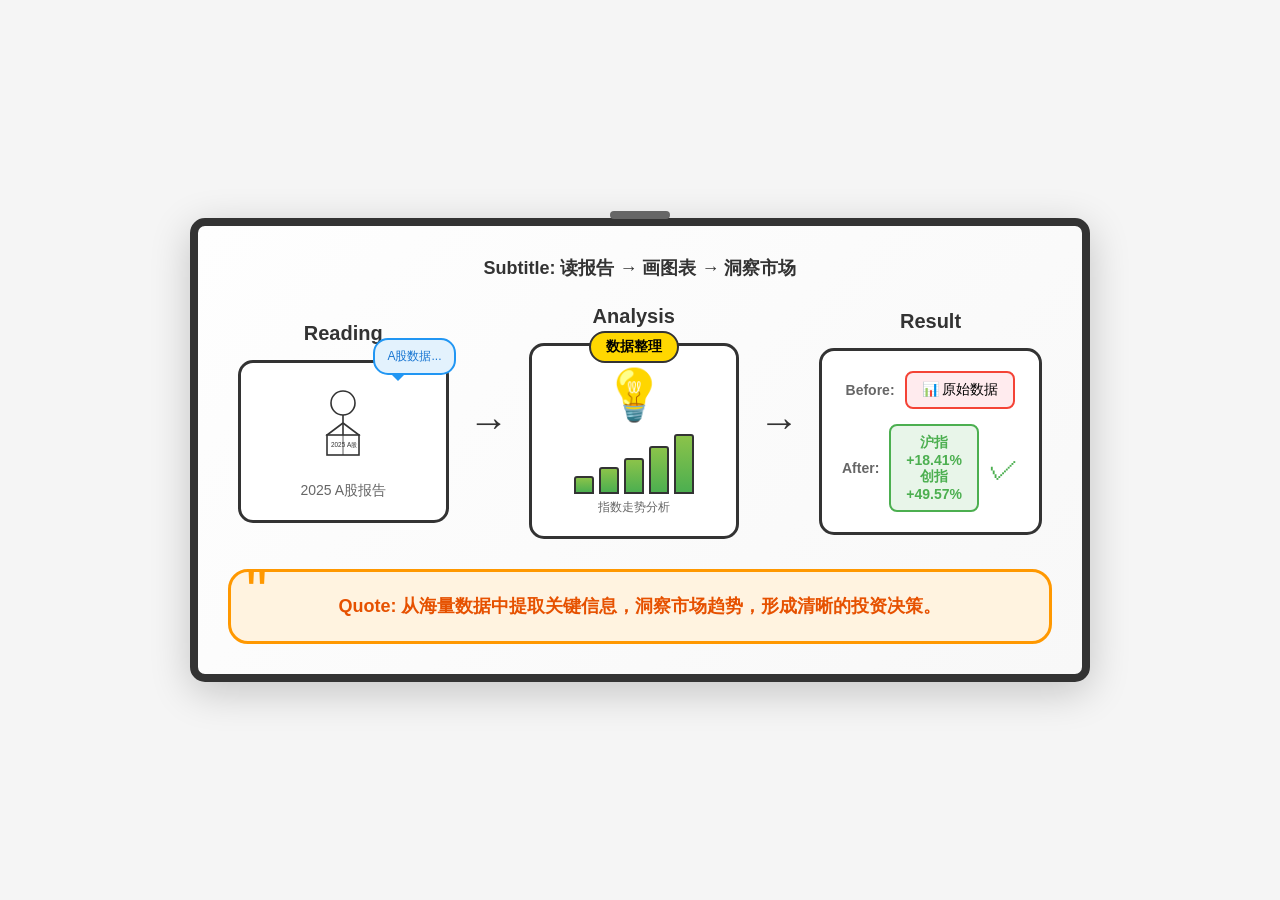
<file: A股分析白板图.html>
<!DOCTYPE html>
<html lang="zh-CN">
<head>
    <meta charset="UTF-8">
    <meta name="viewport" content="width=device-width, initial-scale=1.0">
    <title>2025年A股分析白板图</title>
    <style>
        * {
            margin: 0;
            padding: 0;
            box-sizing: border-box;
        }
        
        body {
            font-family: 'Comic Sans MS', 'Chalkboard SE', 'Marker Felt', sans-serif;
            background: #f5f5f5;
            display: flex;
            justify-content: center;
            align-items: center;
            min-height: 100vh;
            padding: 20px;
        }
        
        .whiteboard {
            width: 900px;
            background: linear-gradient(135deg, #fefefe 0%, #f8f8f8 100%);
            border: 8px solid #333;
            border-radius: 15px;
            padding: 30px;
            box-shadow: 0 10px 40px rgba(0,0,0,0.2);
            position: relative;
        }
        
        .whiteboard::before {
            content: '';
            position: absolute;
            top: -15px;
            left: 50%;
            transform: translateX(-50%);
            width: 60px;
            height: 8px;
            background: #666;
            border-radius: 4px;
        }
        
        .subtitle {
            text-align: center;
            font-size: 18px;
            color: #333;
            margin-bottom: 25px;
            font-weight: bold;
        }
        
        .flow-container {
            display: flex;
            justify-content: space-between;
            align-items: center;
            margin-bottom: 30px;
        }
        
        .section {
            flex: 1;
            text-align: center;
            position: relative;
        }
        
        .section-title {
            font-size: 20px;
            font-weight: bold;
            color: #333;
            margin-bottom: 15px;
        }
        
        /* Reading Section */
        .reading-box {
            background: #fff;
            border: 3px solid #333;
            border-radius: 15px;
            padding: 20px;
            margin: 0 10px;
            position: relative;
        }
        
        .person-reading {
            width: 80px;
            height: 80px;
            margin: 0 auto 10px;
        }
        
        .thought-bubble {
            position: absolute;
            top: -25px;
            right: -10px;
            background: #e3f2fd;
            border: 2px solid #2196F3;
            border-radius: 15px;
            padding: 8px 12px;
            font-size: 12px;
            color: #1976D2;
        }
        
        .thought-bubble::after {
            content: '';
            position: absolute;
            bottom: -8px;
            left: 15px;
            width: 0;
            height: 0;
            border-left: 8px solid transparent;
            border-right: 8px solid transparent;
            border-top: 8px solid #2196F3;
        }
        
        /* Arrow */
        .arrow {
            font-size: 40px;
            color: #333;
            margin: 0 10px;
        }
        
        /* Processing Section */
        .processing-box {
            background: #fff;
            border: 3px solid #333;
            border-radius: 15px;
            padding: 20px;
            margin: 0 10px;
            position: relative;
        }
        
        .lightbulb {
            font-size: 50px;
            margin-bottom: 10px;
        }
        
        .time-label {
            position: absolute;
            top: -15px;
            left: 50%;
            transform: translateX(-50%);
            background: #FFD700;
            padding: 5px 15px;
            border-radius: 20px;
            font-size: 14px;
            font-weight: bold;
            border: 2px solid #333;
        }
        
        .chart-simple {
            display: flex;
            justify-content: center;
            align-items: flex-end;
            height: 60px;
            gap: 5px;
            margin-top: 10px;
        }
        
        .bar {
            width: 20px;
            background: linear-gradient(to top, #4CAF50, #8BC34A);
            border-radius: 3px 3px 0 0;
            border: 2px solid #333;
        }
        
        .bar:nth-child(1) { height: 30%; }
        .bar:nth-child(2) { height: 45%; }
        .bar:nth-child(3) { height: 60%; }
        .bar:nth-child(4) { height: 80%; }
        .bar:nth-child(5) { height: 100%; }
        
        .chart-label {
            font-size: 12px;
            color: #666;
            margin-top: 5px;
        }
        
        /* Result Section */
        .result-box {
            background: #fff;
            border: 3px solid #333;
            border-radius: 15px;
            padding: 20px;
            margin: 0 10px;
        }
        
        .before-after {
            display: flex;
            flex-direction: column;
            gap: 15px;
        }
        
        .comparison {
            display: flex;
            align-items: center;
            justify-content: center;
            gap: 10px;
        }
        
        .label {
            font-size: 14px;
            font-weight: bold;
            color: #666;
        }
        
        .data-box {
            background: #e8f5e9;
            border: 2px solid #4CAF50;
            border-radius: 8px;
            padding: 8px 15px;
            font-size: 14px;
        }
        
        .data-box.before {
            background: #ffebee;
            border-color: #f44336;
        }
        
        .checkmark {
            font-size: 30px;
            color: #4CAF50;
        }
        
        /* Quote Section */
        .quote-box {
            background: #fff3e0;
            border: 3px solid #FF9800;
            border-radius: 20px;
            padding: 20px 30px;
            text-align: center;
            margin-top: 20px;
            position: relative;
        }
        
        .quote-box::before {
            content: '"';
            font-size: 60px;
            color: #FF9800;
            position: absolute;
            top: -10px;
            left: 15px;
            line-height: 1;
        }
        
        .quote-text {
            font-size: 18px;
            color: #E65100;
            font-weight: bold;
            line-height: 1.6;
        }
        
        /* Icons styling */
        .icon-text {
            font-size: 14px;
            color: #666;
            margin-top: 5px;
        }
        
        .highlight {
            color: #2196F3;
            font-weight: bold;
        }
        
        .highlight-red {
            color: #f44336;
            font-weight: bold;
        }
        
        .highlight-green {
            color: #4CAF50;
            font-weight: bold;
        }
    </style>
</head>
<body>
    <div class="whiteboard">
        <div class="subtitle">Subtitle: 读报告 → 画图表 → 洞察市场</div>
        
        <div class="flow-container">
            <!-- Reading Section -->
            <div class="section">
                <div class="section-title">Reading</div>
                <div class="reading-box">
                    <div class="thought-bubble">A股数据...</div>
                    <svg class="person-reading" viewBox="0 0 100 100">
                        <!-- Head -->
                        <circle cx="50" cy="25" r="15" fill="none" stroke="#333" stroke-width="2"/>
                        <!-- Body -->
                        <path d="M50 40 L50 70" stroke="#333" stroke-width="2" fill="none"/>
                        <!-- Arms holding book -->
                        <path d="M50 50 L30 65 L45 70" stroke="#333" stroke-width="2" fill="none"/>
                        <path d="M50 50 L70 65 L55 70" stroke="#333" stroke-width="2" fill="none"/>
                        <!-- Book -->
                        <rect x="30" y="65" width="40" height="25" fill="#fff" stroke="#333" stroke-width="2"/>
                        <line x1="50" y1="65" x2="50" y2="90" stroke="#333" stroke-width="1"/>
                        <text x="35" y="80" font-size="8" fill="#333">2025</text>
                        <text x="55" y="80" font-size="8" fill="#333">A股</text>
                    </svg>
                    <div class="icon-text">2025 A股报告</div>
                </div>
            </div>
            
            <!-- Arrow -->
            <div class="arrow">→</div>
            
            <!-- Processing Section -->
            <div class="section">
                <div class="section-title">Analysis</div>
                <div class="processing-box">
                    <div class="time-label">数据整理</div>
                    <div class="lightbulb">💡</div>
                    <div class="chart-simple">
                        <div class="bar"></div>
                        <div class="bar"></div>
                        <div class="bar"></div>
                        <div class="bar"></div>
                        <div class="bar"></div>
                    </div>
                    <div class="chart-label">指数走势分析</div>
                </div>
            </div>
            
            <!-- Arrow -->
            <div class="arrow">→</div>
            
            <!-- Result Section -->
            <div class="section">
                <div class="section-title">Result</div>
                <div class="result-box">
                    <div class="before-after">
                        <div class="comparison">
                            <span class="label">Before:</span>
                            <div class="data-box before">📊 原始数据</div>
                        </div>
                        <div class="comparison">
                            <span class="label">After:</span>
                            <div class="data-box">
                                <span class="highlight-green">沪指 +18.41%</span><br>
                                <span class="highlight-green">创指 +49.57%</span>
                            </div>
                            <span class="checkmark">✓</span>
                        </div>
                    </div>
                </div>
            </div>
        </div>
        
        <div class="quote-box">
            <div class="quote-text">Quote: 从海量数据中提取关键信息，洞察市场趋势，形成清晰的投资决策。</div>
        </div>
    </div>
</body>
</html>
</file>
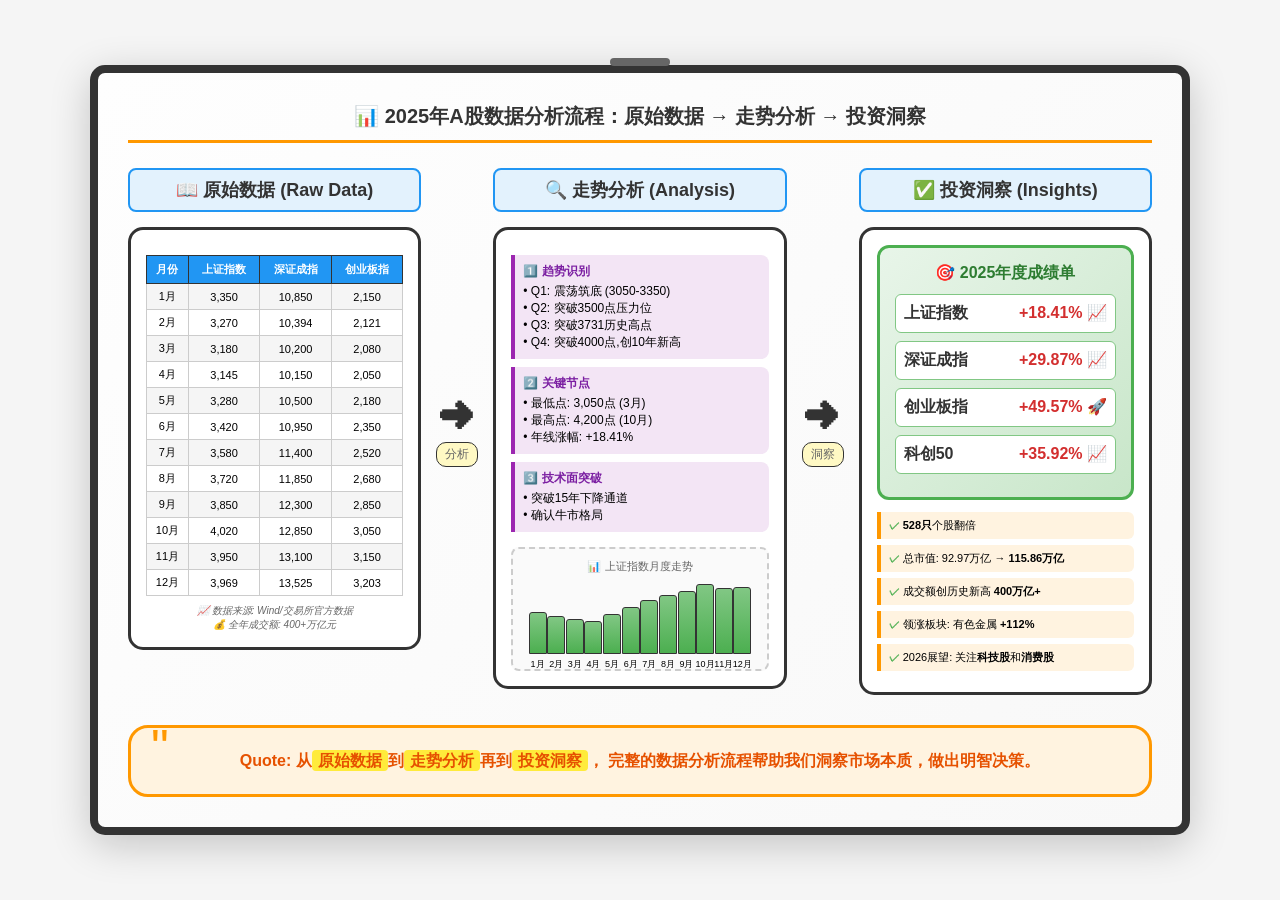
<file: A股完整分析白板图.html>
<!DOCTYPE html>
<html lang="zh-CN">
<head>
    <meta charset="UTF-8">
    <meta name="viewport" content="width=device-width, initial-scale=1.0">
    <title>2025年A股完整数据分析白板图</title>
    <style>
        * {
            margin: 0;
            padding: 0;
            box-sizing: border-box;
        }
        
        body {
            font-family: 'Comic Sans MS', 'Chalkboard SE', 'Marker Felt', sans-serif;
            background: #f5f5f5;
            display: flex;
            justify-content: center;
            align-items: center;
            min-height: 100vh;
            padding: 20px;
        }
        
        .whiteboard {
            width: 1100px;
            background: linear-gradient(135deg, #fefefe 0%, #f8f8f8 100%);
            border: 8px solid #333;
            border-radius: 15px;
            padding: 30px;
            box-shadow: 0 10px 40px rgba(0,0,0,0.2);
            position: relative;
        }
        
        .whiteboard::before {
            content: '';
            position: absolute;
            top: -15px;
            left: 50%;
            transform: translateX(-50%);
            width: 60px;
            height: 8px;
            background: #666;
            border-radius: 4px;
        }
        
        .subtitle {
            text-align: center;
            font-size: 20px;
            color: #333;
            margin-bottom: 25px;
            font-weight: bold;
            border-bottom: 3px solid #FF9800;
            padding-bottom: 10px;
        }
        
        .flow-container {
            display: flex;
            justify-content: space-between;
            align-items: stretch;
            margin-bottom: 30px;
            gap: 15px;
        }
        
        .section {
            flex: 1;
            text-align: center;
            position: relative;
        }
        
        .section-title {
            font-size: 18px;
            font-weight: bold;
            color: #333;
            margin-bottom: 15px;
            background: #e3f2fd;
            padding: 8px;
            border-radius: 8px;
            border: 2px solid #2196F3;
        }
        
        /* Reading Section - 原始数据 */
        .reading-box {
            background: #fff;
            border: 3px solid #333;
            border-radius: 15px;
            padding: 15px;
            position: relative;
            min-height: 320px;
        }
        
        .data-table {
            width: 100%;
            font-size: 11px;
            border-collapse: collapse;
            margin-top: 10px;
        }
        
        .data-table th {
            background: #2196F3;
            color: white;
            padding: 6px 4px;
            border: 1px solid #333;
        }
        
        .data-table td {
            padding: 5px 3px;
            border: 1px solid #ccc;
            text-align: center;
        }
        
        .data-table tr:nth-child(even) {
            background: #f5f5f5;
        }
        
        .data-source {
            font-size: 10px;
            color: #666;
            margin-top: 8px;
            font-style: italic;
        }
        
        /* Arrow */
        .arrow-container {
            display: flex;
            align-items: center;
            justify-content: center;
            flex-direction: column;
        }
        
        .arrow {
            font-size: 35px;
            color: #333;
        }
        
        .arrow-text {
            font-size: 12px;
            color: #666;
            background: #fff9c4;
            padding: 3px 8px;
            border-radius: 10px;
            margin-top: 5px;
            border: 1px solid #333;
        }
        
        /* Processing Section - 分析过程 */
        .processing-box {
            background: #fff;
            border: 3px solid #333;
            border-radius: 15px;
            padding: 15px;
            position: relative;
            min-height: 320px;
        }
        
        .analysis-steps {
            text-align: left;
            font-size: 12px;
            margin-top: 10px;
        }
        
        .step {
            background: #f3e5f5;
            border-left: 4px solid #9c27b0;
            padding: 8px;
            margin-bottom: 8px;
            border-radius: 0 8px 8px 0;
        }
        
        .step-title {
            font-weight: bold;
            color: #7b1fa2;
            margin-bottom: 3px;
        }
        
        .chart-container {
            margin-top: 15px;
            padding: 10px;
            background: #fafafa;
            border-radius: 8px;
            border: 2px dashed #ccc;
        }
        
        .mini-chart {
            display: flex;
            justify-content: space-around;
            align-items: flex-end;
            height: 80px;
            padding: 5px;
        }
        
        .month-bar {
            width: 18px;
            background: linear-gradient(to top, #4CAF50, #81C784);
            border-radius: 3px 3px 0 0;
            border: 1px solid #333;
            position: relative;
            transition: all 0.3s;
        }
        
        .month-bar:hover {
            background: linear-gradient(to top, #2E7D32, #4CAF50);
        }
        
        .month-label {
            position: absolute;
            bottom: -18px;
            left: 50%;
            transform: translateX(-50%);
            font-size: 9px;
            white-space: nowrap;
        }
        
        /* Result Section - 最终结果 */
        .result-box {
            background: #fff;
            border: 3px solid #333;
            border-radius: 15px;
            padding: 15px;
            min-height: 320px;
        }
        
        .result-highlight {
            background: linear-gradient(135deg, #e8f5e9, #c8e6c9);
            border: 3px solid #4CAF50;
            border-radius: 12px;
            padding: 15px;
            margin-bottom: 12px;
        }
        
        .result-title {
            font-size: 16px;
            font-weight: bold;
            color: #2e7d32;
            margin-bottom: 10px;
            text-align: center;
        }
        
        .index-result {
            display: flex;
            justify-content: space-between;
            margin-bottom: 8px;
            padding: 8px;
            background: white;
            border-radius: 6px;
            border: 1px solid #81c784;
        }
        
        .index-name {
            font-weight: bold;
            color: #333;
        }
        
        .index-value {
            color: #d32f2f;
            font-weight: bold;
        }
        
        .key-insights {
            text-align: left;
            font-size: 11px;
            margin-top: 10px;
        }
        
        .insight-item {
            background: #fff3e0;
            border-left: 4px solid #FF9800;
            padding: 6px 8px;
            margin-bottom: 6px;
            border-radius: 0 6px 6px 0;
        }
        
        .checkmark {
            color: #4CAF50;
            font-weight: bold;
        }
        
        /* Quote Section */
        .quote-box {
            background: #fff3e0;
            border: 3px solid #FF9800;
            border-radius: 20px;
            padding: 20px 30px;
            text-align: center;
            margin-top: 20px;
            position: relative;
        }
        
        .quote-box::before {
            content: '"';
            font-size: 50px;
            color: #FF9800;
            position: absolute;
            top: -5px;
            left: 20px;
            line-height: 1;
        }
        
        .quote-text {
            font-size: 16px;
            color: #E65100;
            font-weight: bold;
            line-height: 1.6;
        }
        
        .highlight {
            background: #ffeb3b;
            padding: 2px 6px;
            border-radius: 4px;
        }
    </style>
</head>
<body>
    <div class="whiteboard">
        <div class="subtitle">📊 2025年A股数据分析流程：原始数据 → 走势分析 → 投资洞察</div>
        
        <div class="flow-container">
            <!-- Reading Section - 原始数据 -->
            <div class="section">
                <div class="section-title">📖 原始数据 (Raw Data)</div>
                <div class="reading-box">
                    <table class="data-table">
                        <tr>
                            <th>月份</th>
                            <th>上证指数</th>
                            <th>深证成指</th>
                            <th>创业板指</th>
                        </tr>
                        <tr><td>1月</td><td>3,350</td><td>10,850</td><td>2,150</td></tr>
                        <tr><td>2月</td><td>3,270</td><td>10,394</td><td>2,121</td></tr>
                        <tr><td>3月</td><td>3,180</td><td>10,200</td><td>2,080</td></tr>
                        <tr><td>4月</td><td>3,145</td><td>10,150</td><td>2,050</td></tr>
                        <tr><td>5月</td><td>3,280</td><td>10,500</td><td>2,180</td></tr>
                        <tr><td>6月</td><td>3,420</td><td>10,950</td><td>2,350</td></tr>
                        <tr><td>7月</td><td>3,580</td><td>11,400</td><td>2,520</td></tr>
                        <tr><td>8月</td><td>3,720</td><td>11,850</td><td>2,680</td></tr>
                        <tr><td>9月</td><td>3,850</td><td>12,300</td><td>2,850</td></tr>
                        <tr><td>10月</td><td>4,020</td><td>12,850</td><td>3,050</td></tr>
                        <tr><td>11月</td><td>3,950</td><td>13,100</td><td>3,150</td></tr>
                        <tr><td>12月</td><td>3,969</td><td>13,525</td><td>3,203</td></tr>
                    </table>
                    <div class="data-source">
                        📈 数据来源: Wind/交易所官方数据<br>
                        💰 全年成交额: 400+万亿元
                    </div>
                </div>
            </div>
            
            <!-- Arrow -->
            <div class="arrow-container">
                <div class="arrow">➜</div>
                <div class="arrow-text">分析</div>
            </div>
            
            <!-- Processing Section - 分析过程 -->
            <div class="section">
                <div class="section-title">🔍 走势分析 (Analysis)</div>
                <div class="processing-box">
                    <div class="analysis-steps">
                        <div class="step">
                            <div class="step-title">1️⃣ 趋势识别</div>
                            <div>• Q1: 震荡筑底 (3050-3350)</div>
                            <div>• Q2: 突破3500点压力位</div>
                            <div>• Q3: 突破3731历史高点</div>
                            <div>• Q4: 突破4000点,创10年新高</div>
                        </div>
                        <div class="step">
                            <div class="step-title">2️⃣ 关键节点</div>
                            <div>• 最低点: 3,050点 (3月)</div>
                            <div>• 最高点: 4,200点 (10月)</div>
                            <div>• 年线涨幅: +18.41%</div>
                        </div>
                        <div class="step">
                            <div class="step-title">3️⃣ 技术面突破</div>
                            <div>• 突破15年下降通道</div>
                            <div>• 确认牛市格局</div>
                        </div>
                    </div>
                    <div class="chart-container">
                        <div style="font-size: 11px; color: #666; margin-bottom: 5px;">📊 上证指数月度走势</div>
                        <div class="mini-chart">
                            <div class="month-bar" style="height: 60%;"><span class="month-label">1月</span></div>
                            <div class="month-bar" style="height: 55%;"><span class="month-label">2月</span></div>
                            <div class="month-bar" style="height: 50%;"><span class="month-label">3月</span></div>
                            <div class="month-bar" style="height: 48%;"><span class="month-label">4月</span></div>
                            <div class="month-bar" style="height: 58%;"><span class="month-label">5月</span></div>
                            <div class="month-bar" style="height: 68%;"><span class="month-label">6月</span></div>
                            <div class="month-bar" style="height: 78%;"><span class="month-label">7月</span></div>
                            <div class="month-bar" style="height: 85%;"><span class="month-label">8月</span></div>
                            <div class="month-bar" style="height: 90%;"><span class="month-label">9月</span></div>
                            <div class="month-bar" style="height: 100%;"><span class="month-label">10月</span></div>
                            <div class="month-bar" style="height: 95%;"><span class="month-label">11月</span></div>
                            <div class="month-bar" style="height: 96%;"><span class="month-label">12月</span></div>
                        </div>
                    </div>
                </div>
            </div>
            
            <!-- Arrow -->
            <div class="arrow-container">
                <div class="arrow">➜</div>
                <div class="arrow-text">洞察</div>
            </div>
            
            <!-- Result Section - 最终结果 -->
            <div class="section">
                <div class="section-title">✅ 投资洞察 (Insights)</div>
                <div class="result-box">
                    <div class="result-highlight">
                        <div class="result-title">🎯 2025年度成绩单</div>
                        <div class="index-result">
                            <span class="index-name">上证指数</span>
                            <span class="index-value">+18.41% 📈</span>
                        </div>
                        <div class="index-result">
                            <span class="index-name">深证成指</span>
                            <span class="index-value">+29.87% 📈</span>
                        </div>
                        <div class="index-result">
                            <span class="index-name">创业板指</span>
                            <span class="index-value">+49.57% 🚀</span>
                        </div>
                        <div class="index-result">
                            <span class="index-name">科创50</span>
                            <span class="index-value">+35.92% 📈</span>
                        </div>
                    </div>
                    
                    <div class="key-insights">
                        <div class="insight-item">
                            <span class="checkmark">✓</span> <strong>528只</strong>个股翻倍
                        </div>
                        <div class="insight-item">
                            <span class="checkmark">✓</span> 总市值: 92.97万亿 → <strong>115.86万亿</strong>
                        </div>
                        <div class="insight-item">
                            <span class="checkmark">✓</span> 成交额创历史新高 <strong>400万亿+</strong>
                        </div>
                        <div class="insight-item">
                            <span class="checkmark">✓</span> 领涨板块: 有色金属 <strong>+112%</strong>
                        </div>
                        <div class="insight-item">
                            <span class="checkmark">✓</span> 2026展望: 关注<strong>科技股</strong>和<strong>消费股</strong>
                        </div>
                    </div>
                </div>
            </div>
        </div>
        
        <div class="quote-box">
            <div class="quote-text">
                Quote: 从<span class="highlight">原始数据</span>到<span class="highlight">走势分析</span>再到<span class="highlight">投资洞察</span>，
                完整的数据分析流程帮助我们洞察市场本质，做出明智决策。
            </div>
        </div>
    </div>
</body>
</html>
</file>
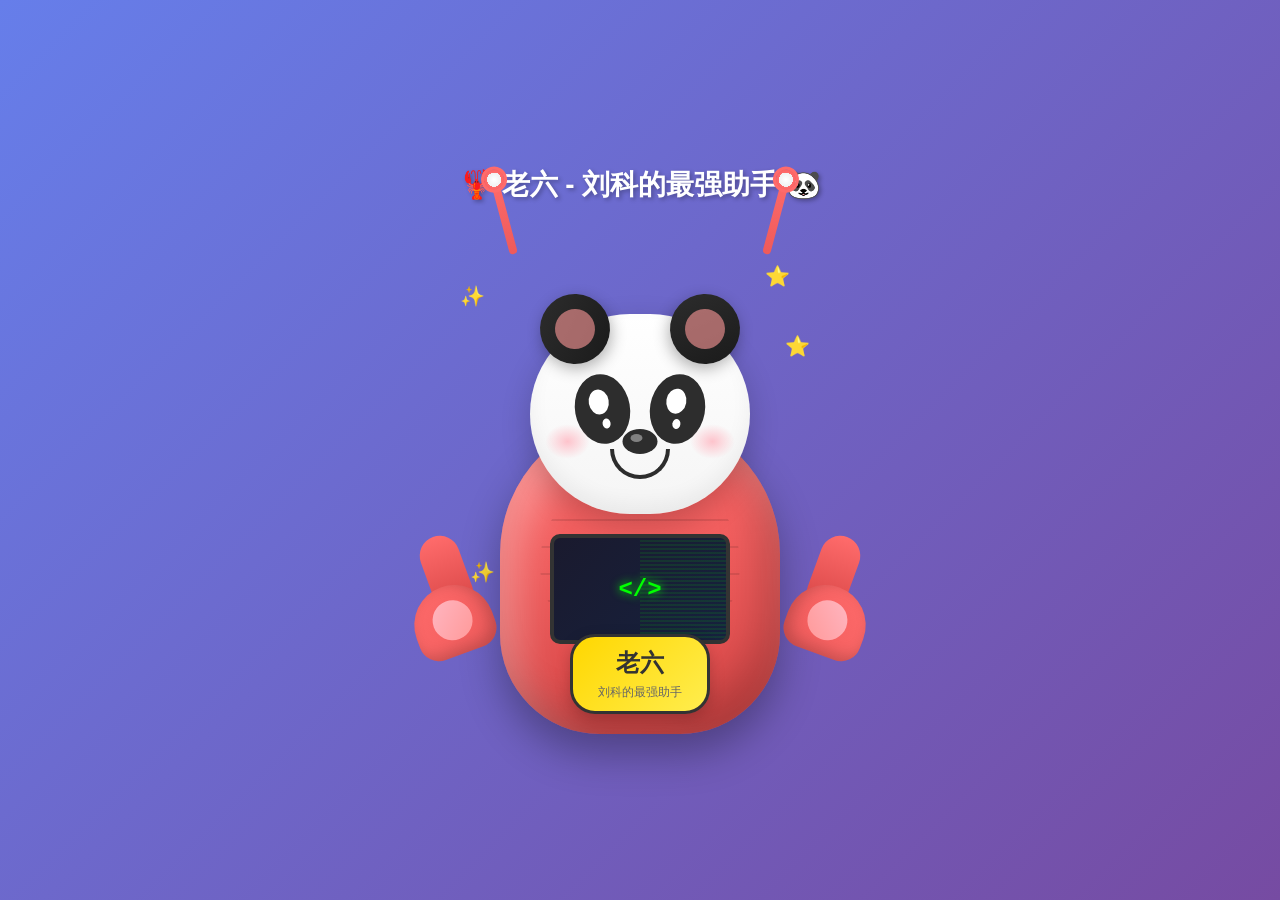
<file: laoliu-avatar.html>
<!DOCTYPE html>
<html lang="zh-CN">
<head>
    <meta charset="UTF-8">
    <meta name="viewport" content="width=device-width, initial-scale=1.0">
    <title>老六 - 刘科的最强助手</title>
    <style>
        * {
            margin: 0;
            padding: 0;
            box-sizing: border-box;
        }
        
        body {
            min-height: 100vh;
            display: flex;
            justify-content: center;
            align-items: center;
            background: linear-gradient(135deg, #667eea 0%, #764ba2 100%);
            font-family: 'Microsoft YaHei', sans-serif;
        }
        
        .container {
            text-align: center;
        }
        
        .title {
            color: white;
            font-size: 28px;
            margin-bottom: 30px;
            text-shadow: 2px 2px 4px rgba(0,0,0,0.3);
        }
        
        /* 老六形象容器 */
        .laoliu-avatar {
            width: 400px;
            height: 500px;
            position: relative;
            margin: 0 auto;
        }
        
        /* 小龙虾外壳 - 身体 */
        .lobster-body {
            position: absolute;
            bottom: 0;
            left: 50%;
            transform: translateX(-50%);
            width: 280px;
            height: 320px;
            background: linear-gradient(180deg, #ff6b6b 0%, #ee5a5a 50%, #d64545 100%);
            border-radius: 140px 140px 100px 100px;
            box-shadow: 
                inset -20px -20px 40px rgba(0,0,0,0.2),
                inset 20px 20px 40px rgba(255,255,255,0.3),
                0 20px 40px rgba(0,0,0,0.3);
        }
        
        /* 龙虾腹部纹理 */
        .lobster-body::before {
            content: '';
            position: absolute;
            top: 60px;
            left: 50%;
            transform: translateX(-50%);
            width: 200px;
            height: 180px;
            background: repeating-linear-gradient(
                0deg,
                transparent,
                transparent 25px,
                rgba(0,0,0,0.1) 25px,
                rgba(0,0,0,0.1) 27px
            );
            border-radius: 100px;
        }
        
        /* 熊猫头部 */
        .panda-head {
            position: absolute;
            top: 80px;
            left: 50%;
            transform: translateX(-50%);
            width: 220px;
            height: 200px;
            background: linear-gradient(180deg, #ffffff 0%, #f5f5f5 100%);
            border-radius: 110px;
            box-shadow: 
                0 10px 30px rgba(0,0,0,0.2),
                inset 0 -10px 20px rgba(0,0,0,0.05);
            z-index: 10;
        }
        
        /* 熊猫耳朵 */
        .ear {
            position: absolute;
            width: 70px;
            height: 70px;
            background: linear-gradient(135deg, #2d2d2d 0%, #1a1a1a 100%);
            border-radius: 50%;
            top: -20px;
            box-shadow: 0 5px 15px rgba(0,0,0,0.3);
        }
        
        .ear.left {
            left: 10px;
            transform: rotate(-20deg);
        }
        
        .ear.right {
            right: 10px;
            transform: rotate(20deg);
        }
        
        .ear::after {
            content: '';
            position: absolute;
            width: 40px;
            height: 40px;
            background: #ff9999;
            border-radius: 50%;
            top: 50%;
            left: 50%;
            transform: translate(-50%, -50%);
            opacity: 0.6;
        }
        
        /* 熊猫眼睛 */
        .eye {
            position: absolute;
            width: 55px;
            height: 70px;
            background: #2d2d2d;
            border-radius: 50%;
            top: 60px;
        }
        
        .eye.left {
            left: 45px;
            transform: rotate(-10deg);
        }
        
        .eye.right {
            right: 45px;
            transform: rotate(10deg);
        }
        
        /* 眼睛高光 */
        .eye::before {
            content: '';
            position: absolute;
            width: 20px;
            height: 25px;
            background: white;
            border-radius: 50%;
            top: 15px;
            left: 15px;
        }
        
        .eye::after {
            content: '';
            position: absolute;
            width: 8px;
            height: 10px;
            background: white;
            border-radius: 50%;
            top: 45px;
            left: 25px;
        }
        
        /* 鼻子 */
        .nose {
            position: absolute;
            width: 35px;
            height: 25px;
            background: #2d2d2d;
            border-radius: 50%;
            top: 115px;
            left: 50%;
            transform: translateX(-50%);
        }
        
        .nose::after {
            content: '';
            position: absolute;
            width: 12px;
            height: 8px;
            background: rgba(255,255,255,0.4);
            border-radius: 50%;
            top: 5px;
            left: 8px;
        }
        
        /* 嘴巴 */
        .mouth {
            position: absolute;
            width: 60px;
            height: 30px;
            border: 4px solid #2d2d2d;
            border-top: none;
            border-radius: 0 0 60px 60px;
            top: 135px;
            left: 50%;
            transform: translateX(-50%);
        }
        
        /* 腮红 */
        .cheek {
            position: absolute;
            width: 45px;
            height: 35px;
            background: radial-gradient(ellipse, #ffb6c1 0%, transparent 70%);
            border-radius: 50%;
            top: 110px;
            opacity: 0.8;
        }
        
        .cheek.left {
            left: 15px;
        }
        
        .cheek.right {
            right: 15px;
        }
        
        /* 龙虾触角 */
        .antenna {
            position: absolute;
            width: 8px;
            height: 80px;
            background: linear-gradient(180deg, #ff6b6b 0%, #ee5a5a 100%);
            border-radius: 4px;
            top: -60px;
            z-index: 5;
        }
        
        .antenna.left {
            left: 70px;
            transform: rotate(-15deg);
            transform-origin: bottom;
        }
        
        .antenna.right {
            right: 70px;
            transform: rotate(15deg);
            transform-origin: bottom;
        }
        
        .antenna::after {
            content: '';
            position: absolute;
            width: 20px;
            height: 20px;
            background: radial-gradient(circle, #ffffff 0%, #f0f0f0 50%, #ff6b6b 50%, #ee5a5a 100%);
            border-radius: 50%;
            top: -10px;
            left: 50%;
            transform: translateX(-50%);
            border: 3px solid #ff6b6b;
        }
        
        /* 龙虾大钳子 */
        .claw {
            position: absolute;
            width: 100px;
            height: 140px;
            bottom: 80px;
            z-index: 5;
        }
        
        .claw.left {
            left: -40px;
            transform: rotate(-20deg);
        }
        
        .claw.right {
            right: -40px;
            transform: rotate(20deg) scaleX(-1);
        }
        
        .claw-arm {
            position: absolute;
            width: 40px;
            height: 80px;
            background: linear-gradient(180deg, #ff6b6b 0%, #d64545 100%);
            border-radius: 20px;
            top: 20px;
            left: 30px;
        }
        
        .claw-hand {
            position: absolute;
            width: 80px;
            height: 70px;
            background: linear-gradient(135deg, #ff6b6b 0%, #ee5a5a 100%);
            border-radius: 40px 40px 20px 20px;
            bottom: 0;
            box-shadow: inset -5px -5px 15px rgba(0,0,0,0.2);
        }
        
        .claw-hand::after {
            content: '';
            position: absolute;
            width: 40px;
            height: 40px;
            background: linear-gradient(135deg, #ffb6c1 0%, #ff9999 100%);
            border-radius: 50%;
            top: 15px;
            left: 20px;
        }
        
        /* 电脑 */
        .computer {
            position: absolute;
            bottom: 60px;
            left: 50%;
            transform: translateX(-50%);
            width: 200px;
            height: 140px;
            z-index: 15;
        }
        
        .screen {
            width: 180px;
            height: 110px;
            background: linear-gradient(135deg, #1a1a2e 0%, #16213e 100%);
            border-radius: 10px;
            margin: 0 auto;
            border: 4px solid #333;
            position: relative;
            overflow: hidden;
        }
        
        /* 屏幕代码效果 */
        .screen::before {
            content: '</>';
            position: absolute;
            color: #00ff00;
            font-family: 'Courier New', monospace;
            font-size: 24px;
            font-weight: bold;
            top: 50%;
            left: 50%;
            transform: translate(-50%, -50%);
            text-shadow: 0 0 10px #00ff00;
        }
        
        .screen::after {
            content: '';
            position: absolute;
            width: 100%;
            height: 100%;
            background: repeating-linear-gradient(
                0deg,
                transparent,
                transparent 2px,
                rgba(0,255,0,0.1) 2px,
                rgba(0,255,0,0.1) 4px
            );
            animation: scan 2s linear infinite;
        }
        
        @keyframes scan {
            0% { transform: translateY(-100%); }
            100% { transform: translateY(100%); }
        }
        
        .stand {
            width: 30px;
            height: 20px;
            background: #333;
            margin: 0 auto;
        }
        
        .base {
            width: 80px;
            height: 10px;
            background: #333;
            border-radius: 5px;
            margin: 0 auto;
        }
        
        /* 名牌 */
        .name-tag {
            position: absolute;
            bottom: 20px;
            left: 50%;
            transform: translateX(-50%);
            background: linear-gradient(135deg, #ffd700 0%, #ffed4e 100%);
            padding: 10px 25px;
            border-radius: 25px;
            border: 3px solid #333;
            box-shadow: 0 5px 15px rgba(0,0,0,0.2);
            z-index: 20;
        }
        
        .name-tag h2 {
            color: #333;
            font-size: 24px;
            margin: 0;
        }
        
        .name-tag p {
            color: #666;
            font-size: 12px;
            margin: 5px 0 0 0;
        }
        
        /* 装饰星星 */
        .star {
            position: absolute;
            color: #ffd700;
            font-size: 20px;
            animation: twinkle 1.5s ease-in-out infinite;
        }
        
        @keyframes twinkle {
            0%, 100% { opacity: 1; transform: scale(1); }
            50% { opacity: 0.5; transform: scale(0.8); }
        }
        
        .star:nth-child(1) { top: 50px; left: 20px; animation-delay: 0s; }
        .star:nth-child(2) { top: 100px; right: 30px; animation-delay: 0.3s; }
        .star:nth-child(3) { bottom: 150px; left: 30px; animation-delay: 0.6s; }
        .star:nth-child(4) { top: 30px; right: 50px; animation-delay: 0.9s; }
    </style>
</head>
<body>
    <div class="container">
        <h1 class="title">🦞 老六 - 刘科的最强助手 🐼</h1>
        
        <div class="laoliu-avatar">
            <!-- 装饰星星 -->
            <div class="star">✨</div>
            <div class="star">⭐</div>
            <div class="star">✨</div>
            <div class="star">⭐</div>
            
            <!-- 龙虾触角 -->
            <div class="antenna left"></div>
            <div class="antenna right"></div>
            
            <!-- 熊猫头部 -->
            <div class="panda-head">
                <!-- 耳朵 -->
                <div class="ear left"></div>
                <div class="ear right"></div>
                
                <!-- 眼睛 -->
                <div class="eye left"></div>
                <div class="eye right"></div>
                
                <!-- 腮红 -->
                <div class="cheek left"></div>
                <div class="cheek right"></div>
                
                <!-- 鼻子 -->
                <div class="nose"></div>
                
                <!-- 嘴巴 -->
                <div class="mouth"></div>
            </div>
            
            <!-- 龙虾身体 -->
            <div class="lobster-body"></div>
            
            <!-- 龙虾钳子 -->
            <div class="claw left">
                <div class="claw-arm"></div>
                <div class="claw-hand"></div>
            </div>
            <div class="claw right">
                <div class="claw-arm"></div>
                <div class="claw-hand"></div>
            </div>
            
            <!-- 电脑 -->
            <div class="computer">
                <div class="screen"></div>
                <div class="stand"></div>
                <div class="base"></div>
            </div>
            
            <!-- 名牌 -->
            <div class="name-tag">
                <h2>老六</h2>
                <p>刘科的最强助手</p>
            </div>
        </div>
    </div>
</body>
</html>
</file>
